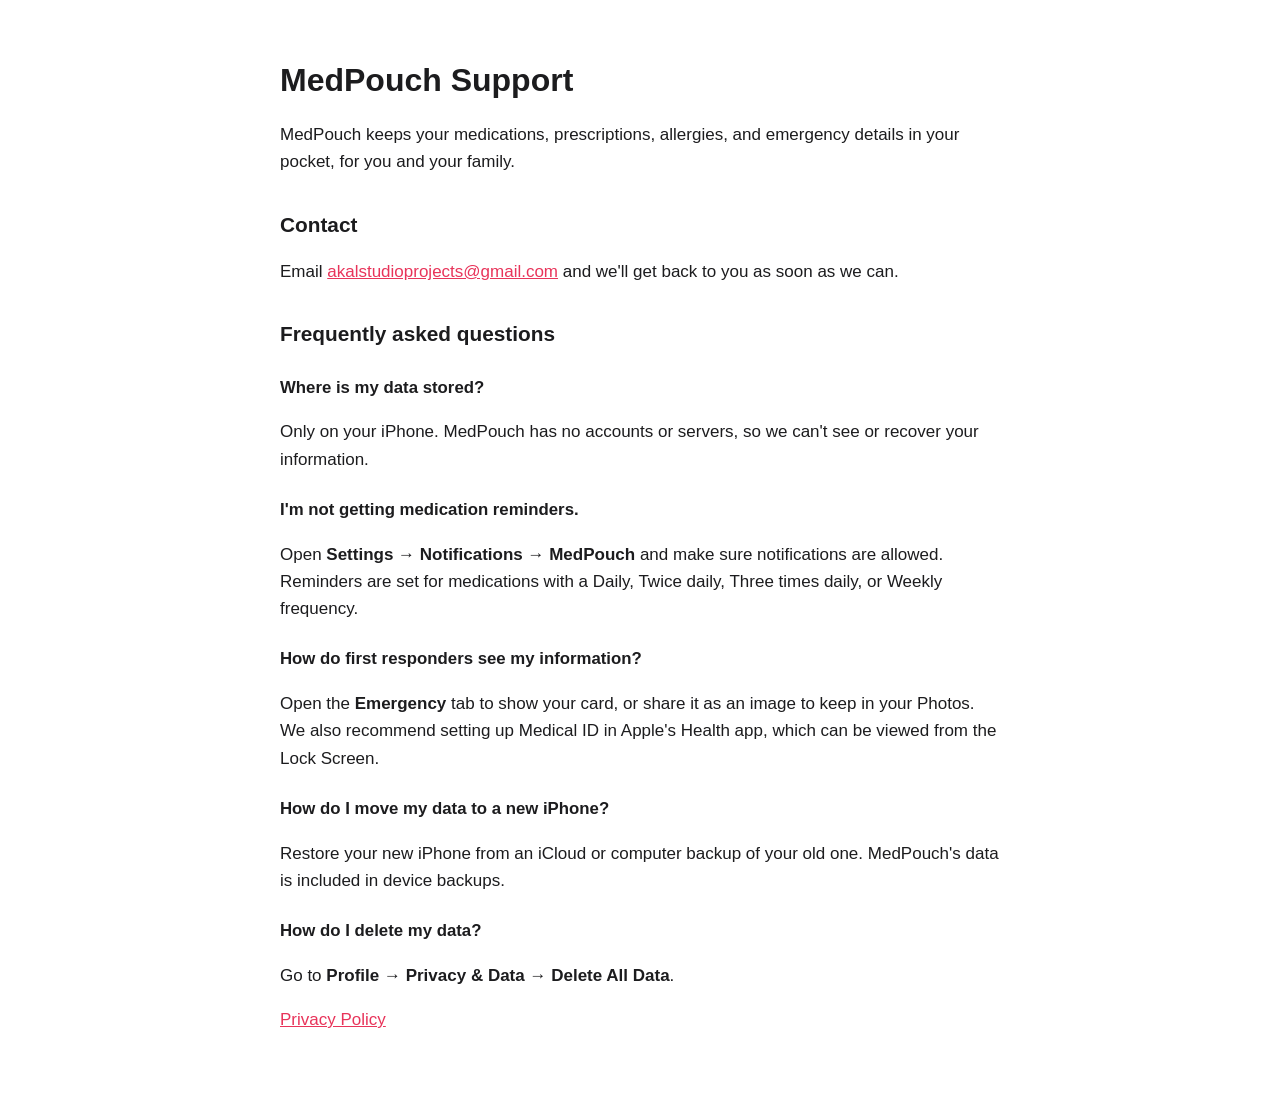
<file: docs/index.html>
<!doctype html>
<html lang="en">
<head>
  <meta charset="utf-8">
  <meta name="viewport" content="width=device-width, initial-scale=1">
  <title>MedPouch Support</title>
  <link rel="stylesheet" href="style.css">
</head>
<body>
  <main>
    <h1>MedPouch Support</h1>
    <p>MedPouch keeps your medications, prescriptions, allergies, and emergency details in your pocket, for you and your family.</p>

    <h2>Contact</h2>
    <p>Email <a href="mailto:akalstudioprojects@gmail.com">akalstudioprojects@gmail.com</a> and we'll get back to you as soon as we can.</p>

    <h2>Frequently asked questions</h2>

    <h3>Where is my data stored?</h3>
    <p>Only on your iPhone. MedPouch has no accounts or servers, so we can't see or recover your information.</p>

    <h3>I'm not getting medication reminders.</h3>
    <p>Open <strong>Settings → Notifications → MedPouch</strong> and make sure notifications are allowed. Reminders are set for medications with a Daily, Twice daily, Three times daily, or Weekly frequency.</p>

    <h3>How do first responders see my information?</h3>
    <p>Open the <strong>Emergency</strong> tab to show your card, or share it as an image to keep in your Photos. We also recommend setting up Medical ID in Apple's Health app, which can be viewed from the Lock Screen.</p>

    <h3>How do I move my data to a new iPhone?</h3>
    <p>Restore your new iPhone from an iCloud or computer backup of your old one. MedPouch's data is included in device backups.</p>

    <h3>How do I delete my data?</h3>
    <p>Go to <strong>Profile → Privacy &amp; Data → Delete All Data</strong>.</p>

    <p><a href="privacy.html">Privacy Policy</a></p>
  </main>
</body>
</html>
</file>
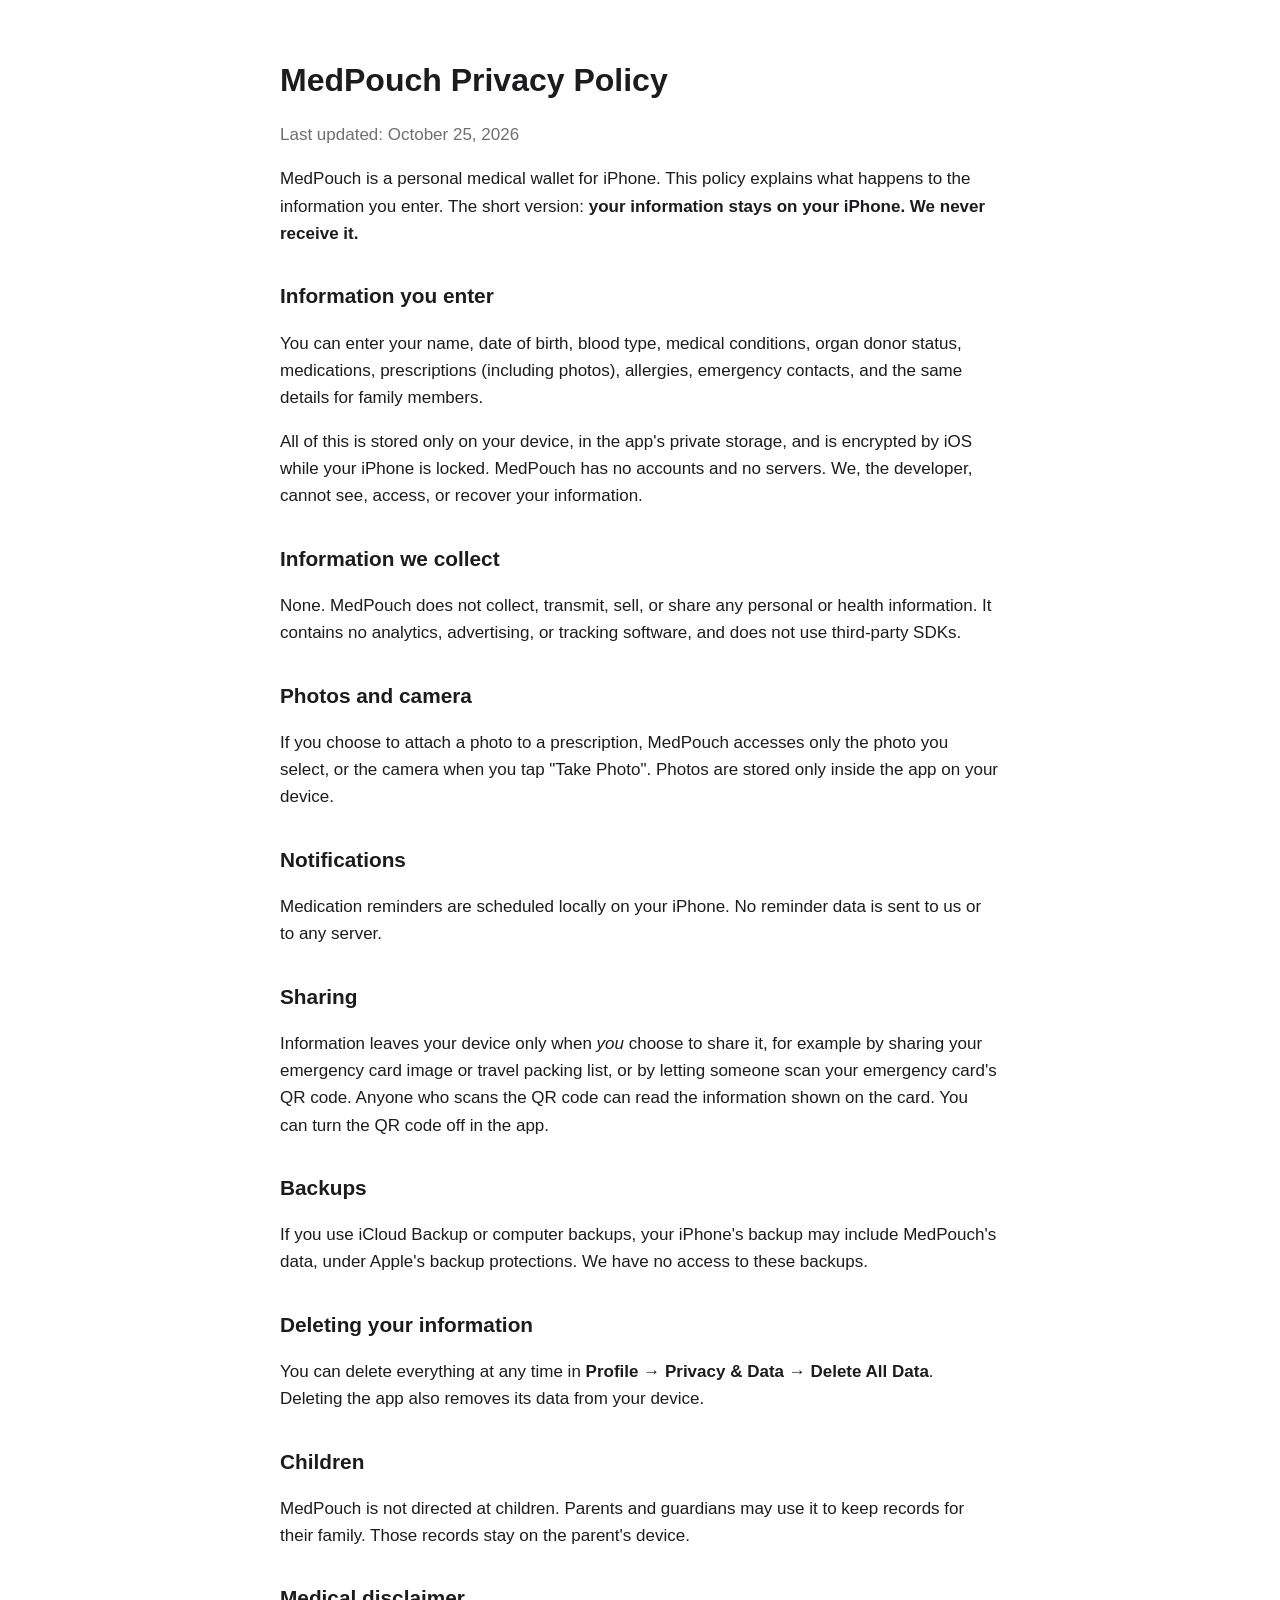
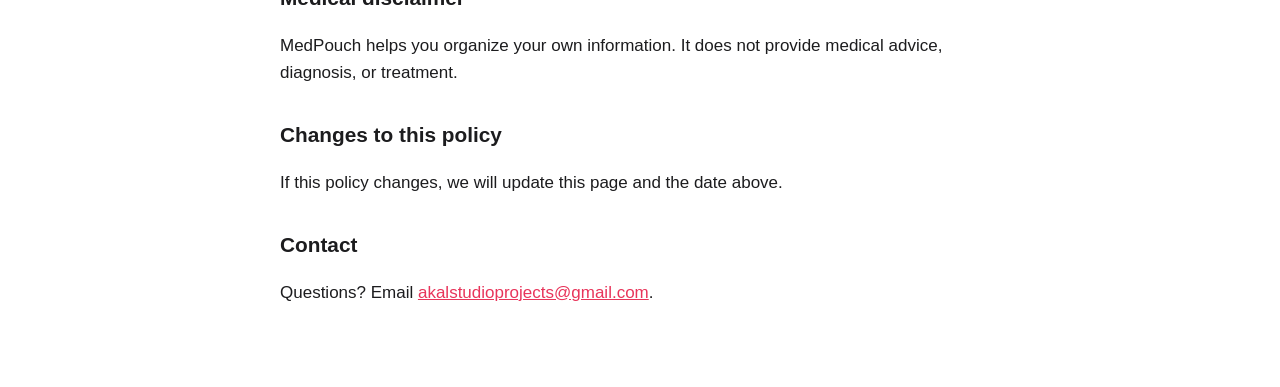
<file: docs/privacy.html>
<!doctype html>
<html lang="en">
<head>
  <meta charset="utf-8">
  <meta name="viewport" content="width=device-width, initial-scale=1">
  <title>MedPouch Privacy Policy</title>
  <link rel="stylesheet" href="style.css">
</head>
<body>
  <main>
    <h1>MedPouch Privacy Policy</h1>
    <p class="meta">Last updated: October 25, 2026</p>

    <p>MedPouch is a personal medical wallet for iPhone. This policy explains what happens to the information you enter. The short version: <strong>your information stays on your iPhone. We never receive it.</strong></p>

    <h2>Information you enter</h2>
    <p>You can enter your name, date of birth, blood type, medical conditions, organ donor status, medications, prescriptions (including photos), allergies, emergency contacts, and the same details for family members.</p>
    <p>All of this is stored only on your device, in the app's private storage, and is encrypted by iOS while your iPhone is locked. MedPouch has no accounts and no servers. We, the developer, cannot see, access, or recover your information.</p>

    <h2>Information we collect</h2>
    <p>None. MedPouch does not collect, transmit, sell, or share any personal or health information. It contains no analytics, advertising, or tracking software, and does not use third-party SDKs.</p>

    <h2>Photos and camera</h2>
    <p>If you choose to attach a photo to a prescription, MedPouch accesses only the photo you select, or the camera when you tap "Take Photo". Photos are stored only inside the app on your device.</p>

    <h2>Notifications</h2>
    <p>Medication reminders are scheduled locally on your iPhone. No reminder data is sent to us or to any server.</p>

    <h2>Sharing</h2>
    <p>Information leaves your device only when <em>you</em> choose to share it, for example by sharing your emergency card image or travel packing list, or by letting someone scan your emergency card's QR code. Anyone who scans the QR code can read the information shown on the card. You can turn the QR code off in the app.</p>

    <h2>Backups</h2>
    <p>If you use iCloud Backup or computer backups, your iPhone's backup may include MedPouch's data, under Apple's backup protections. We have no access to these backups.</p>

    <h2>Deleting your information</h2>
    <p>You can delete everything at any time in <strong>Profile → Privacy &amp; Data → Delete All Data</strong>. Deleting the app also removes its data from your device.</p>

    <h2>Children</h2>
    <p>MedPouch is not directed at children. Parents and guardians may use it to keep records for their family. Those records stay on the parent's device.</p>

    <h2>Medical disclaimer</h2>
    <p>MedPouch helps you organize your own information. It does not provide medical advice, diagnosis, or treatment.</p>

    <h2>Changes to this policy</h2>
    <p>If this policy changes, we will update this page and the date above.</p>

    <h2>Contact</h2>
    <p>Questions? Email <a href="mailto:akalstudioprojects@gmail.com">akalstudioprojects@gmail.com</a>.</p>
  </main>
</body>
</html>
</file>
<file: docs/style.css>
:root {
  --bg: #ffffff;
  --text: #1c1c1e;
  --muted: #6e6e73;
  --accent: #e8345a;
}

@media (prefers-color-scheme: dark) {
  :root {
    --bg: #000000;
    --text: #f2f2f7;
    --muted: #a1a1a6;
    --accent: #ff6482;
  }
}

body {
  margin: 0;
  background: var(--bg);
  color: var(--text);
  font: 17px/1.6 -apple-system, BlinkMacSystemFont, "Segoe UI", Roboto, sans-serif;
}

main {
  max-width: 720px;
  margin: 0 auto;
  padding: 40px 16px 64px;
}

h1 { font-size: 2rem; line-height: 1.2; }
h2 { margin-top: 2rem; font-size: 1.3rem; }
h3 { margin-top: 1.5rem; font-size: 1.05rem; }
a { color: var(--accent); }
.meta { color: var(--muted); }
</file>
